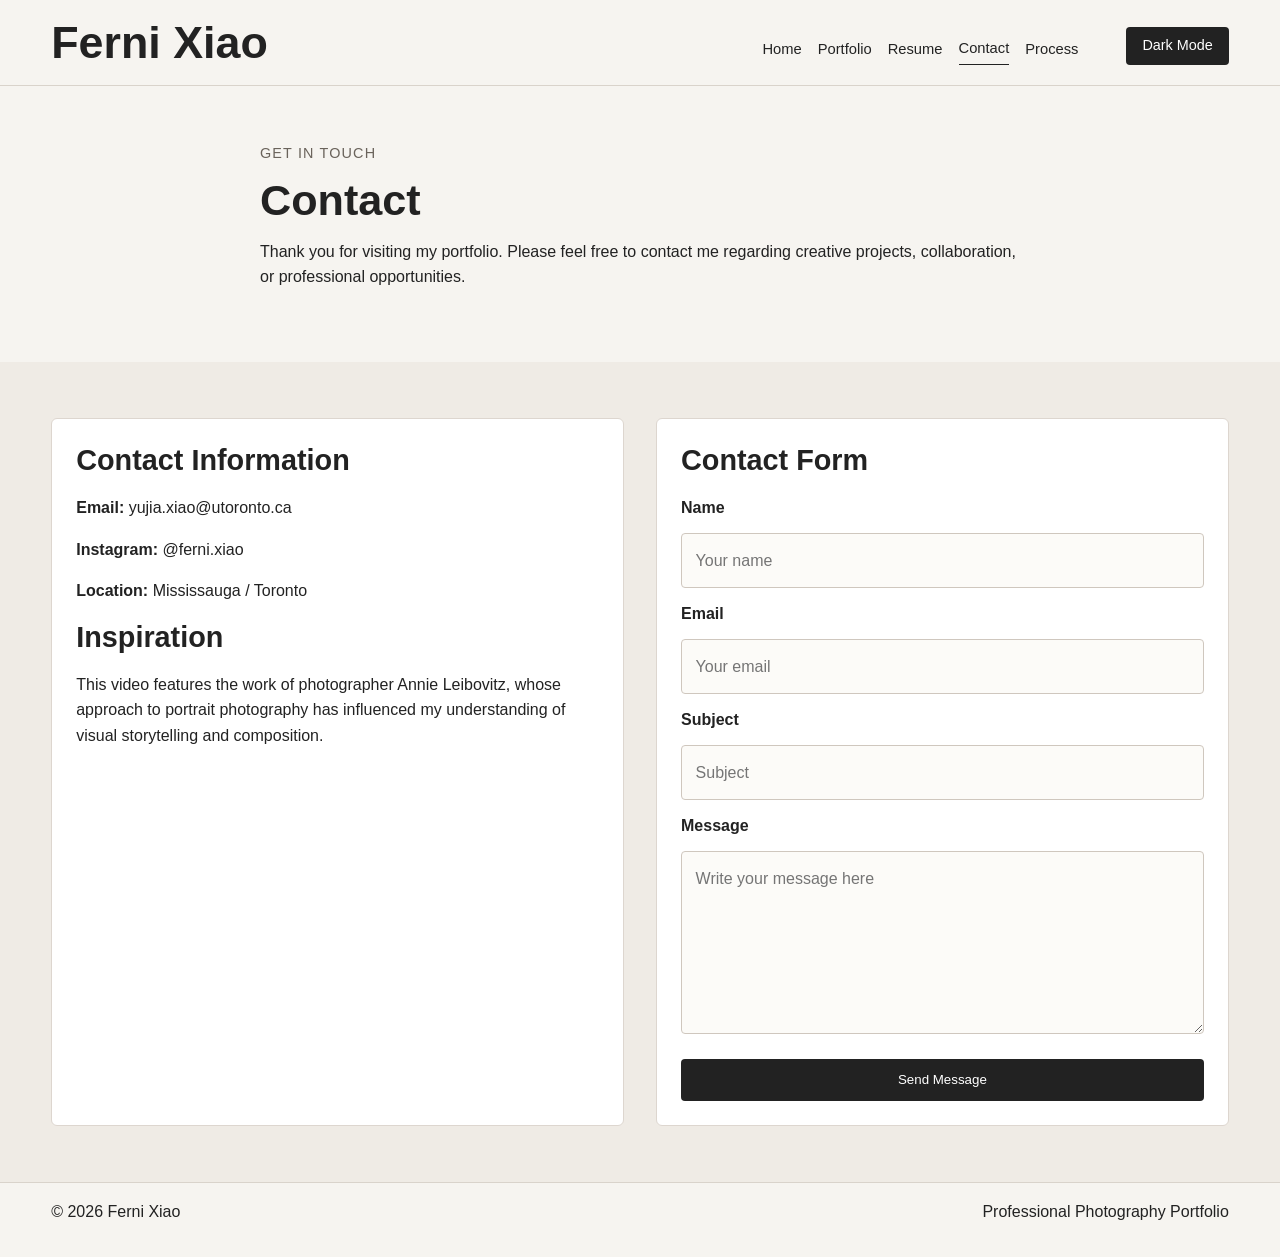
<file: contact.html>
<!DOCTYPE html>
<html lang="en">
<head>
  <meta charset="UTF-8">
  <meta name="viewport" content="width=device-width, initial-scale=1.0">
  <title>Contact | Ferni Xiao</title>
  <link rel="stylesheet" href="css/style.css">
</head>
<body>

  <header class="site-header">
    <div class="container">
      <div class="header-top">
        <a href="index.html" class="logo">Ferni Xiao</a>

        <nav class="site-nav" aria-label="Main navigation">
          <ul class="nav-list">
            <li><a href="index.html">Home</a></li>
            <li><a href="portfolio.html">Portfolio</a></li>
            <li><a href="resume.html">Resume</a></li>
            <li><a href="contact.html" class="active">Contact</a></li>
            <li><a href="process.html">Process</a></li>
          </ul>
        </nav>

        <button id="themeToggle" class="button">Dark Mode</button>
      </div>
    </div>
  </header>

  <main>
    <section class="content-section">
      <div class="container narrow-container">
        <p class="small-heading">Get In Touch</p>
        <h1>Contact</h1>
        <p>
          Thank you for visiting my portfolio. Please feel free to contact me regarding
          creative projects, collaboration, or professional opportunities.
        </p>
      </div>
    </section>

    <section class="content-section light-section">
      <div class="container contact-layout">

        <section class="contact-info">
          <h2>Contact Information</h2>
          <p><strong>Email:</strong> yujia.xiao@utoronto.ca</p>
          <p><strong>Instagram:</strong> @ferni.xiao</p>
          <p><strong>Location:</strong> Mississauga / Toronto</p>

          <h2>Inspiration</h2>
          <p>
            This video features the work of photographer Annie Leibovitz, whose approach to portrait photography has influenced my understanding of visual storytelling and composition.
          </p>

          <div class="video-wrapper">
            <iframe
              src="https://www.youtube.com/embed/NFYHfcTyU4M"
              title="Annie Leibovitz: Life through a lens"
              allowfullscreen>
            </iframe>
          </div>
        </section>

        <section class="contact-form-block">
          <h2>Contact Form</h2>

          <form action="#" method="post" class="contact-form">
            <label for="name">Name</label>
            <input type="text" id="name" name="name" placeholder="Your name">

            <label for="email">Email</label>
            <input type="email" id="email" name="email" placeholder="Your email">

            <label for="subject">Subject</label>
            <input type="text" id="subject" name="subject" placeholder="Subject">

            <label for="message">Message</label>
            <textarea id="message" name="message" rows="6" placeholder="Write your message here"></textarea>

            <button type="submit" class="button">Send Message</button>
          </form>
        </section>

      </div>
    </section>
  </main>

  <footer class="site-footer">
    <div class="container footer-layout">
      <p>&copy; 2026 Ferni Xiao</p>
      <p>Professional Photography Portfolio</p>
    </div>
  </footer>

  <button id="topBtn">Top</button>

  <script src="js/main.js"></script>
</body>
</html>
</file>
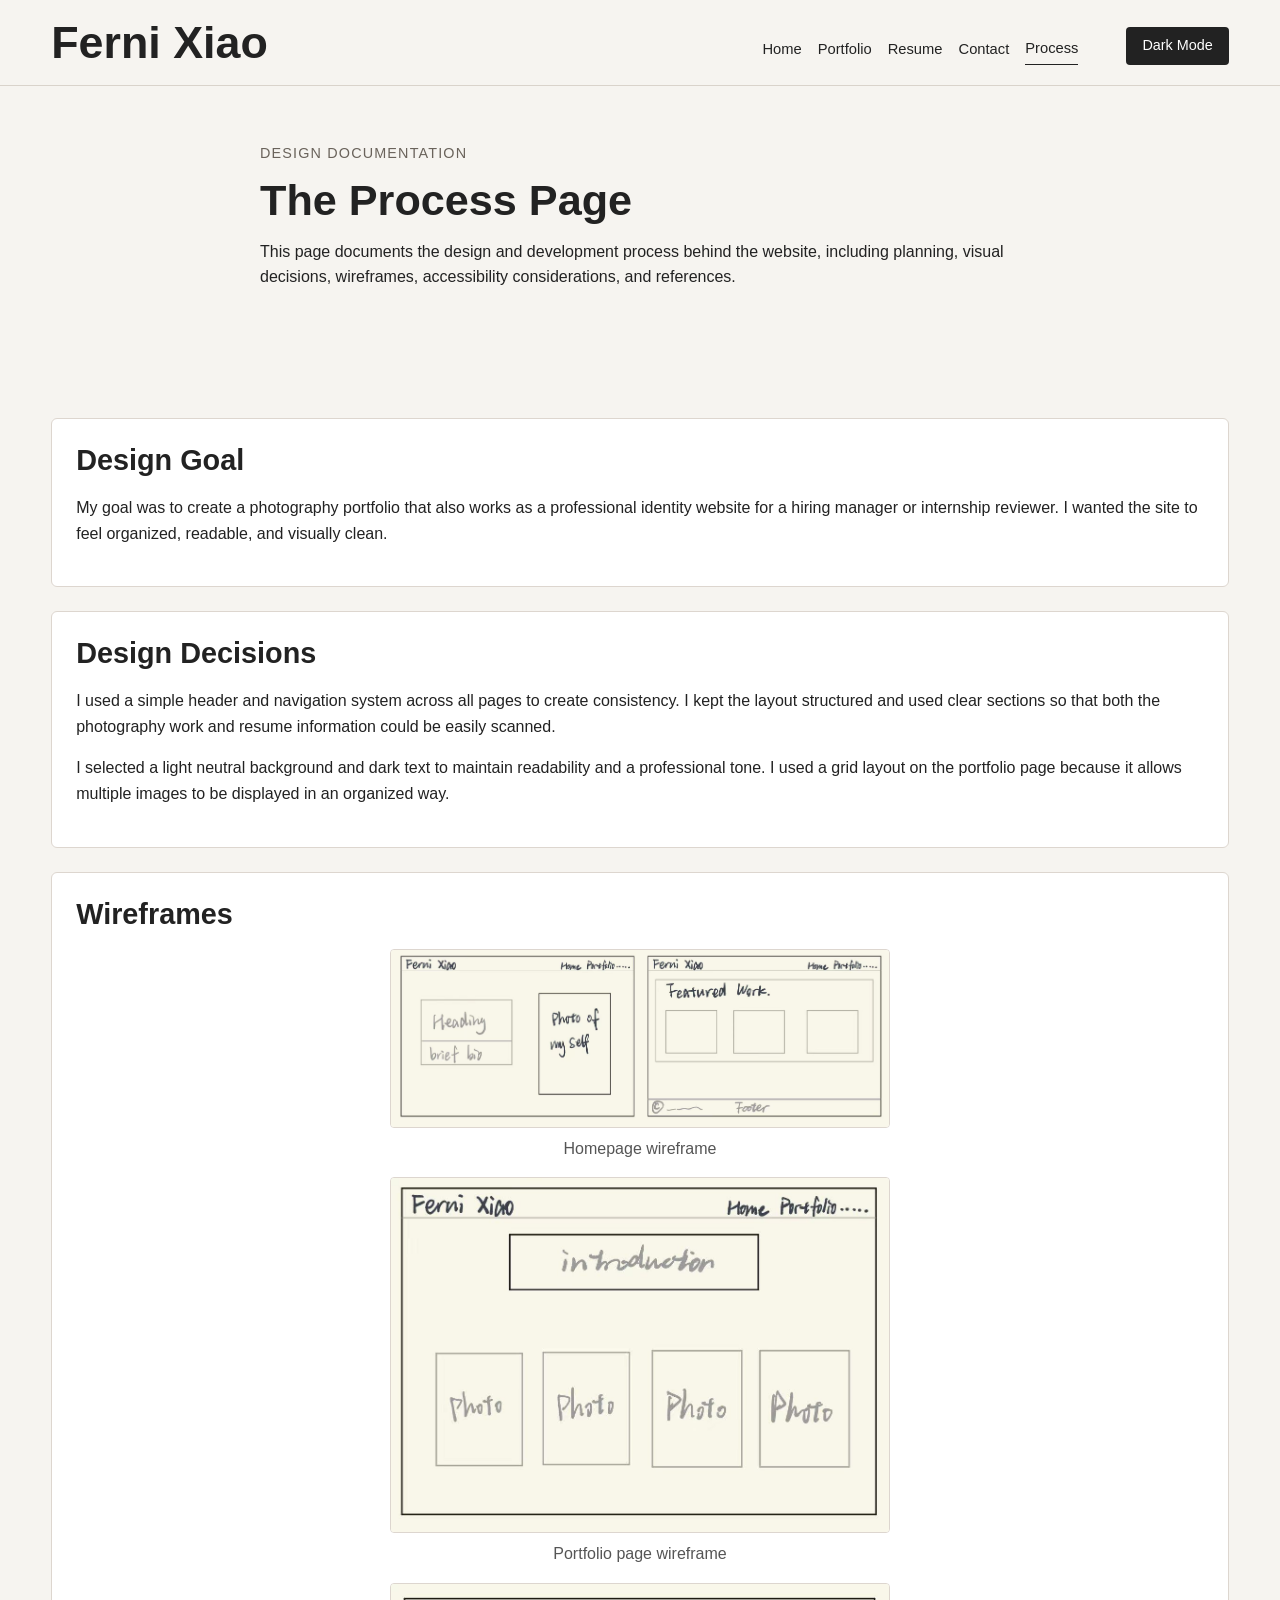
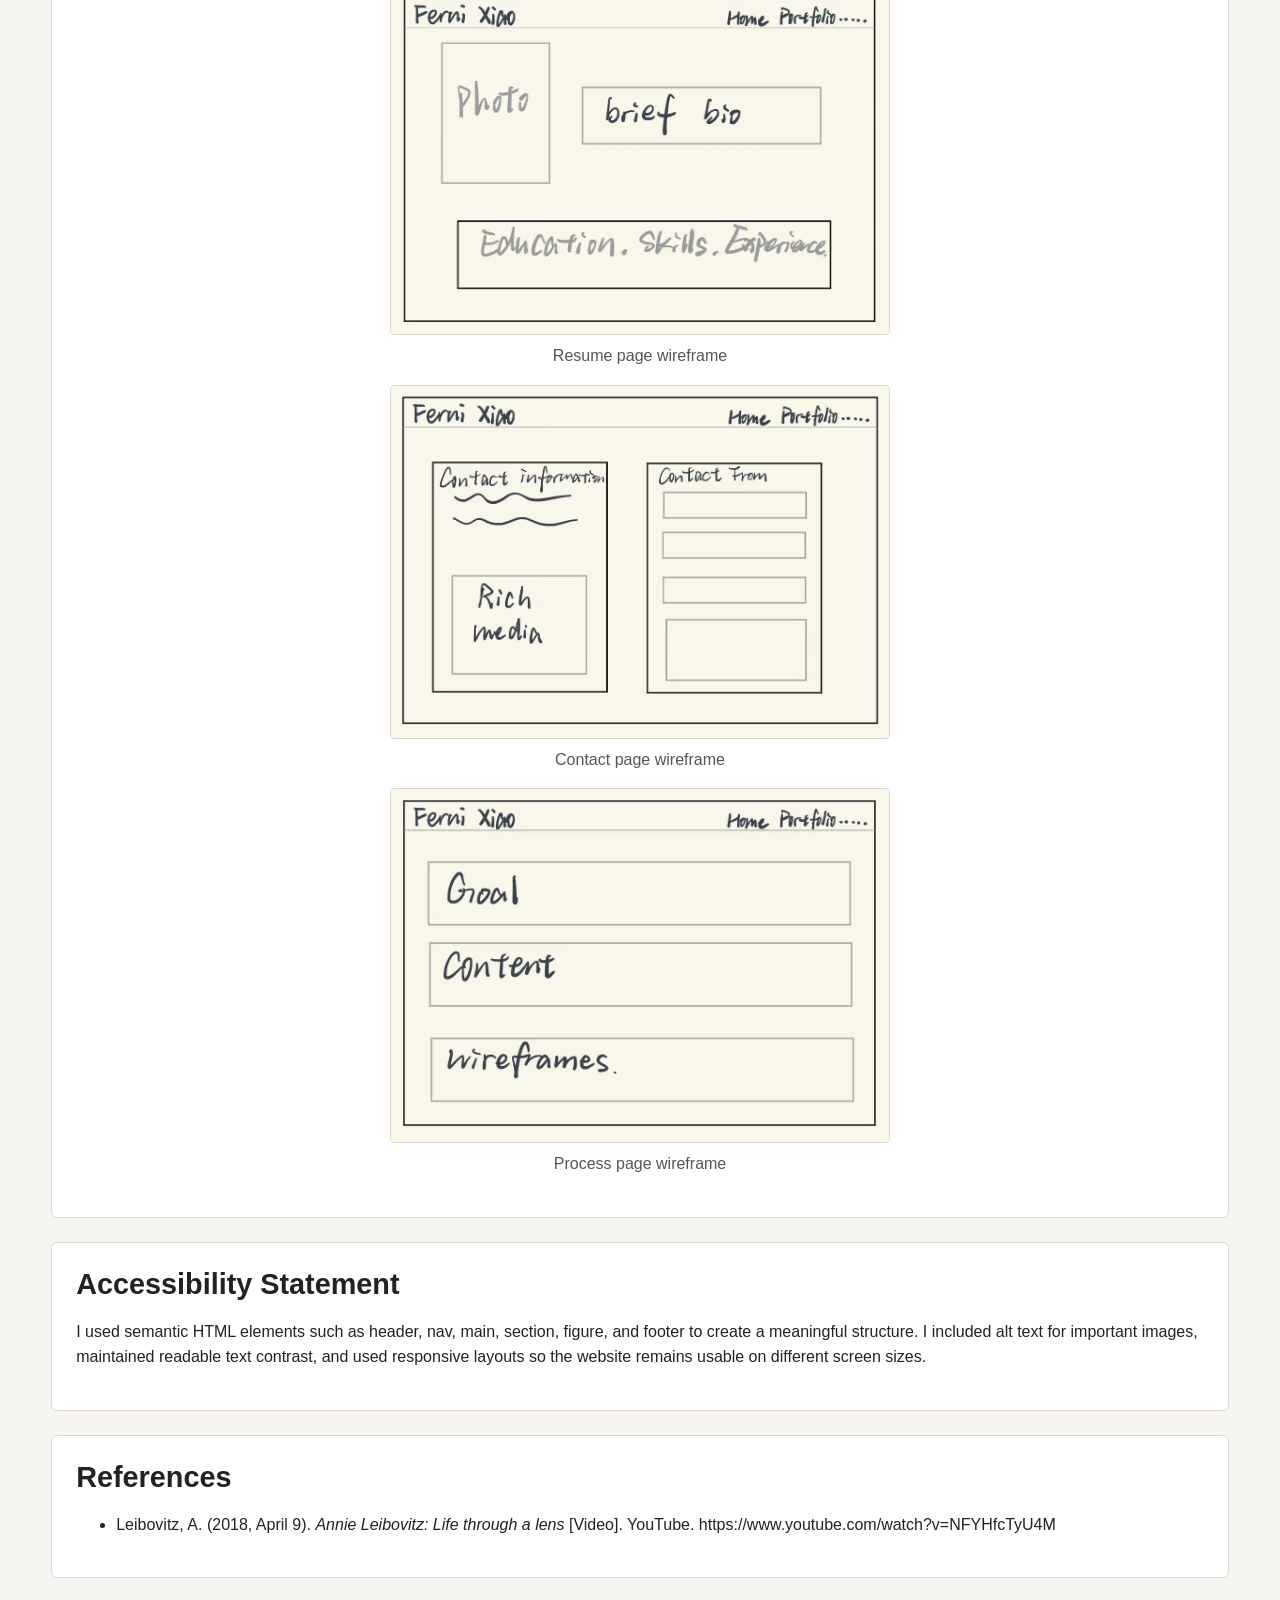
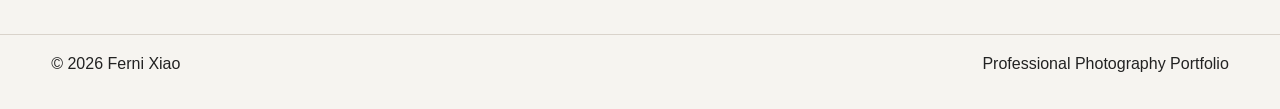
<file: process.html>
<!DOCTYPE html>
<html lang="en">
<head>
  <meta charset="UTF-8">
  <meta name="viewport" content="width=device-width, initial-scale=1.0">
  <title>Process | Ferni Xiao</title>
  <link rel="stylesheet" href="css/style.css">
</head>
<body>

  <header class="site-header">
    <div class="container">
      <div class="header-top">
        <a href="index.html" class="logo">Ferni Xiao</a>

        <nav class="site-nav" aria-label="Main navigation">
          <ul class="nav-list">
            <li><a href="index.html">Home</a></li>
            <li><a href="portfolio.html">Portfolio</a></li>
            <li><a href="resume.html">Resume</a></li>
            <li><a href="contact.html">Contact</a></li>
            <li><a href="process.html" class="active">Process</a></li>
          </ul>
        </nav>

        <button id="themeToggle" class="button">Dark Mode</button>
      </div>
    </div>
  </header>

  <main>
    <section class="content-section">
      <div class="container narrow-container">
        <p class="small-heading">Design Documentation</p>
        <h1>The Process Page</h1>
        <p>
          This page documents the design and development process behind the website, including
          planning, visual decisions, wireframes, accessibility considerations, and references.
        </p>
      </div>
    </section>

    <section class="content-section">
      <div class="container process-layout">
        <section class="process-card">
          <h2>Design Goal</h2>
          <p>
            My goal was to create a photography portfolio that also works as a professional
            identity website for a hiring manager or internship reviewer. I wanted the site to
            feel organized, readable, and visually clean.
          </p>
        </section>

        <section class="process-card">
          <h2>Design Decisions</h2>
          <p>
            I used a simple header and navigation system across all pages to create consistency.
            I kept the layout structured and used clear sections so that both the photography
            work and resume information could be easily scanned.
          </p>
          <p>
            I selected a light neutral background and dark text to maintain readability and a
            professional tone. I used a grid layout on the portfolio page because it allows
            multiple images to be displayed in an organized way.
          </p>
        </section>

        <section class="process-card">
          <h2>Wireframes</h2>

          <figure class="wireframe-figure">
            <img src="images/wireframe1.jpg" alt="Wireframe sketch showing homepage layout with header, hero section, and featured work.">
            <figcaption>Homepage wireframe</figcaption>
          </figure>

          <figure class="wireframe-figure">
            <img src="images/wireframe2.jpg" alt="Wireframe sketch showing portfolio page gallery layout.">
            <figcaption>Portfolio page wireframe</figcaption>
          </figure>

          <figure class="wireframe-figure">
            <img src="images/wireframe3.jpg" alt="Wireframe sketch showing resume page layout.">
            <figcaption>Resume page wireframe</figcaption>
          </figure>

          <figure class="wireframe-figure">
            <img src="images/wireframe4.jpg" alt="Wireframe sketch showing contact page layout.">
            <figcaption>Contact page wireframe</figcaption>
          </figure>

          <figure class="wireframe-figure">
            <img src="images/wireframe5.jpg" alt="Wireframe sketch showing process page layout.">
            <figcaption>Process page wireframe</figcaption>
          </figure>
        </section>

        <section class="process-card">
          <h2>Accessibility Statement</h2>
          <p>
            I used semantic HTML elements such as header, nav, main, section, figure, and footer
            to create a meaningful structure. I included alt text for important images, maintained
            readable text contrast, and used responsive layouts so the website remains usable on
            different screen sizes.
          </p>
        </section>

        <section class="process-card">
          <h2>References</h2>
          <ul>
            <li>Leibovitz, A. (2018, April 9). <em>Annie Leibovitz: Life through a lens</em> [Video]. YouTube. https://www.youtube.com/watch?v=NFYHfcTyU4M</li>
          </ul>
        </section>
      </div>
    </section>
  </main>

  <footer class="site-footer">
    <div class="container footer-layout">
      <p>&copy; 2026 Ferni Xiao</p>
      <p>Professional Photography Portfolio</p>
    </div>
  </footer>

  <button id="topBtn">Top</button>

  <script src="js/main.js"></script>
</body>
</html>
</file>
<file: css/style.css>
/* ----------------------------
   General Styles
----------------------------- */

* {
  box-sizing: border-box;
}

html {
  font-size: 100%;
}

body {
  margin: 0;
  font-family: Arial, Helvetica, sans-serif;
  color: #222222;
  background-color: #f6f4f0;
  line-height: 1.6;
  transition: background-color 0.3s ease, color 0.3s ease;
}

img,
iframe {
  max-width: 100%;
}

img {
  display: block;
  height: auto;
}

a {
  text-decoration: none;
  color: inherit;
}

.container {
  width: 92%;
  max-width: 1200px;
  margin: 0 auto;
}

.narrow-container {
  max-width: 760px;
  margin: 0 auto;
}

.content-section {
  padding: 3.5rem 0;
}

.light-section {
  background-color: #efebe5;
  transition: background-color 0.3s ease;
}

.small-heading {
  font-size: 0.9rem;
  text-transform: uppercase;
  letter-spacing: 0.08em;
  color: #6a635b;
  margin-bottom: 0.5rem;
  transition: color 0.3s ease;
}

h1,
h2,
h3 {
  line-height: 1.25;
  margin-top: 0;
}

h1 {
  font-size: 2.7rem;
  margin-bottom: 0.75rem;
}

h2 {
  font-size: 1.8rem;
  margin-bottom: 1rem;
}

h3 {
  font-size: 1.2rem;
  margin-bottom: 0.4rem;
}

p {
  margin-top: 0;
}

.button {
  display: inline-block;
  background-color: #222222;
  color: #ffffff;
  padding: 0.85rem 1.4rem;
  border-radius: 4px;
  margin-top: 0.75rem;
  border: none;
  cursor: pointer;
  transition: background-color 0.3s ease;
}

.button:hover {
  background-color: #444444;
}

/* ----------------------------
   Header
----------------------------- */

.site-header {
  background-color: #f6f4f0;
  border-bottom: 1px solid #d9d3cb;
  padding: 1.25rem 0;
  transition: background-color 0.3s ease, border-color 0.3s ease;
}

.header-top {
  display: flex;
  align-items: flex-end;
  justify-content: space-between;
  gap: 2rem;
}

.logo {
  font-size: 2.8rem;
  font-weight: 700;
  line-height: 1;
  white-space: nowrap;
  flex-shrink: 0;
}

.site-nav {
  margin-left: auto;
}

.nav-list {
  list-style: none;
  display: flex;
  justify-content: flex-end;
  align-items: center;
  flex-wrap: nowrap;
  gap: 1rem;
  margin: 0;
  padding: 0;
}

.nav-list li {
  flex-shrink: 0;
}

.nav-list a {
  display: inline-block;
  font-size: 0.92rem;
  padding-bottom: 0.2rem;
  white-space: nowrap;
}

.nav-list a.active,
.nav-list a:hover {
  border-bottom: 1px solid #222222;
}

/* ----------------------------
   JS Buttons
----------------------------- */

#themeToggle {
  margin-top: 0;
  margin-left: 1rem;
  padding: 0.65rem 1rem;
  font-size: 0.9rem;
  line-height: 1.2;
}

#topBtn {
  position: fixed;
  bottom: 30px;
  right: 30px;
  padding: 0.75rem 1rem;
  font-size: 0.9rem;
  background-color: #222222;
  color: #ffffff;
  border: none;
  border-radius: 4px;
  cursor: pointer;
  display: none;
  z-index: 999;
}

#topBtn:hover {
  background-color: #444444;
}

/* ----------------------------
   Hero Section (Home)
----------------------------- */

.hero-section {
  padding: 4rem 0;
}

.hero-layout {
  display: flex;
  align-items: center;
  gap: 2rem;
}

.hero-text,
.hero-image {
  flex: 1;
}

.hero-bio {
  margin-bottom: 1rem;
}

.hero-image img {
  border-radius: 6px;
  border: 1px solid #d8d2ca;
}

.hero-image figcaption {
  margin-top: 0.6rem;
  font-size: 0.95rem;
  color: #555555;
}

/* ----------------------------
   Home Featured Cards
----------------------------- */

.card-grid {
  display: grid;
  grid-template-columns: repeat(3, 1fr);
  gap: 1.5rem;
}

.card {
  background-color: #ffffff;
  border: 1px solid #ddd6cf;
  border-radius: 6px;
  padding: 1rem;
  transition: background-color 0.3s ease, border-color 0.3s ease, color 0.3s ease;
}

.card img {
  margin-bottom: 1rem;
  border-radius: 4px;
}

.card h3 {
  font-size: 1.1rem;
  margin: 0 0 0.5rem;
}

.card p {
  font-size: 0.95rem;
  color: #555555;
  margin: 0;
}

/* ----------------------------
   Scroll Fade-in Items
----------------------------- */

.gallery-item,
.card.gallery-item {
  opacity: 0;
  transform: translateY(30px);
  transition: opacity 0.6s ease, transform 0.6s ease;
}

/* ----------------------------
   Portfolio Gallery
----------------------------- */

.masonry-gallery {
  column-count: 3;
  column-gap: 20px;
  margin-top: 20px;
}

.masonry-gallery .gallery-item {
  display: inline-block;
  width: 100%;
  margin: 0 0 20px;
  background-color: #ffffff;
  border: 1px solid #ddd6cf;
  border-radius: 6px;
  overflow: hidden;
  break-inside: avoid;
}

.masonry-gallery .gallery-item img {
  width: 100%;
  height: auto;
  display: block;
}

.masonry-gallery .gallery-item figcaption {
  padding: 12px 14px 14px;
  font-size: 0.9rem;
  line-height: 1.5;
  color: #555555;
}

.masonry-gallery .gallery-item strong {
  display: inline-block;
  margin-bottom: 4px;
  font-size: 0.95rem;
  color: #222222;
}

/* ----------------------------
   Resume Page
----------------------------- */

.resume-intro {
  display: flex;
  gap: 2rem;
  margin-bottom: 2rem;
  align-items: center;
}

.resume-photo,
.resume-summary {
  flex: 1;
}

.resume-photo img {
  border-radius: 6px;
  border: 1px solid #d8d2ca;
}

.resume-block {
  background-color: #ffffff;
  border: 1px solid #ddd6cf;
  border-radius: 6px;
  padding: 1.5rem;
  margin-bottom: 1.5rem;
  transition: background-color 0.3s ease, border-color 0.3s ease, color 0.3s ease;
}

.resume-row {
  display: flex;
  gap: 2rem;
  padding: 1rem 0;
  border-top: 1px solid #ece7e0;
}

.resume-row:first-of-type {
  border-top: none;
  padding-top: 0;
}

.resume-label {
  width: 160px;
  flex-shrink: 0;
  font-weight: bold;
  color: #6a635b;
}

.resume-details {
  flex: 1;
}

.resume-details h3 {
  margin-bottom: 0.35rem;
}

.resume-details p {
  margin-bottom: 0;
}

/* ----------------------------
   Contact Page
----------------------------- */

.contact-layout {
  display: flex;
  gap: 2rem;
}

.contact-info,
.contact-form-block {
  flex: 1;
  background-color: #ffffff;
  border: 1px solid #ddd6cf;
  border-radius: 6px;
  padding: 1.5rem;
  transition: background-color 0.3s ease, border-color 0.3s ease, color 0.3s ease;
}

.video-wrapper iframe {
  width: 100%;
  min-height: 300px;
  border: 0;
  border-radius: 4px;
}

.contact-form {
  display: flex;
  flex-direction: column;
  gap: 0.8rem;
}

.contact-form label {
  font-weight: 600;
}

.contact-form input,
.contact-form textarea {
  width: 100%;
  padding: 0.85rem;
  border: 1px solid #cfc7be;
  border-radius: 4px;
  font: inherit;
  background-color: #fcfbf8;
  color: #222222;
  transition: background-color 0.3s ease, border-color 0.3s ease, color 0.3s ease;
}

.contact-form button {
  border: none;
  cursor: pointer;
}

/* ----------------------------
   Process Page
----------------------------- */

.process-layout {
  display: grid;
  gap: 1.5rem;
}

.process-card {
  background-color: #ffffff;
  border: 1px solid #ddd6cf;
  border-radius: 6px;
  padding: 1.5rem;
  transition: background-color 0.3s ease, border-color 0.3s ease, color 0.3s ease;
}

.wireframe-figure {
  margin: 1rem 0;
  text-align: center;
}

.wireframe-figure img {
  width: 100%;
  max-width: 500px;
  height: auto;
  margin: 0 auto;
  border-radius: 4px;
  border: 1px solid #ddd6cf;
}

.wireframe-figure figcaption {
  margin-top: 0.5rem;
  color: #555555;
}

/* ----------------------------
   Footer
----------------------------- */

.site-footer {
  border-top: 1px solid #d9d3cb;
  padding: 1rem 0;
  background-color: #f6f4f0;
  transition: background-color 0.3s ease, border-color 0.3s ease;
}

.footer-layout {
  display: flex;
  justify-content: space-between;
  gap: 1rem;
  flex-wrap: wrap;
}

/* ----------------------------
   Dark Mode
----------------------------- */

body.dark-mode {
  background-color: #1f1f1f;
  color: #f6f4f0;
}

body.dark-mode .site-header {
  background-color: #1f1f1f;
  border-bottom: 1px solid #444444;
}

body.dark-mode .site-footer {
  background-color: #1f1f1f;
  border-top: 1px solid #444444;
}

body.dark-mode .light-section {
  background-color: #2a2a2a;
}

body.dark-mode .small-heading,
body.dark-mode .hero-image figcaption,
body.dark-mode .wireframe-figure figcaption,
body.dark-mode .masonry-gallery .gallery-item figcaption,
body.dark-mode .card p,
body.dark-mode .resume-label {
  color: #dddddd;
}

body.dark-mode .nav-list a.active,
body.dark-mode .nav-list a:hover {
  border-bottom: 1px solid #f6f4f0;
}

body.dark-mode .card,
body.dark-mode .gallery-item,
body.dark-mode .resume-block,
body.dark-mode .contact-info,
body.dark-mode .contact-form-block,
body.dark-mode .process-card {
  background-color: #2f2f2f;
  color: #f6f4f0;
  border: 1px solid #555555;
}

body.dark-mode .masonry-gallery .gallery-item strong,
body.dark-mode .card h3,
body.dark-mode .resume-details h3,
body.dark-mode .process-card h2,
body.dark-mode .contact-info h2,
body.dark-mode .contact-form-block h2 {
  color: #f6f4f0;
}

body.dark-mode .contact-form input,
body.dark-mode .contact-form textarea {
  background-color: #3a3a3a;
  color: #f6f4f0;
  border: 1px solid #666666;
}

body.dark-mode .button,
body.dark-mode #topBtn {
  background-color: #f6f4f0;
  color: #222222;
}

body.dark-mode .button:hover,
body.dark-mode #topBtn:hover {
  background-color: #dddddd;
}

/* ----------------------------
   Responsive
----------------------------- */

@media (max-width: 1100px) {
  .logo {
    font-size: 2.4rem;
  }

  .nav-list {
    gap: 0.8rem;
  }

  .nav-list a {
    font-size: 0.86rem;
  }
}

@media (max-width: 900px) {
  .header-top {
    flex-direction: column;
    align-items: flex-start;
  }

  .site-nav {
    margin-left: 0;
    width: 100%;
  }

  .nav-list {
    justify-content: flex-start;
    flex-wrap: wrap;
  }

  #themeToggle {
    margin-left: 0;
  }

  .card-grid {
    grid-template-columns: repeat(2, 1fr);
  }

  .masonry-gallery {
    column-count: 2;
  }

  .resume-intro,
  .contact-layout,
  .resume-row {
    flex-direction: column;
  }

  .resume-label {
    width: auto;
  }
}

@media (max-width: 768px) {
  .hero-layout {
    flex-direction: column;
  }

  .nav-list {
    flex-direction: column;
    align-items: flex-start;
    gap: 0.8rem;
  }

  .card-grid {
    grid-template-columns: 1fr;
  }

  .masonry-gallery {
    column-count: 1;
  }

  h1 {
    font-size: 2.1rem;
  }

  .logo {
    font-size: 2.1rem;
  }

  #topBtn {
    bottom: 20px;
    right: 20px;
  }
}
</file>
